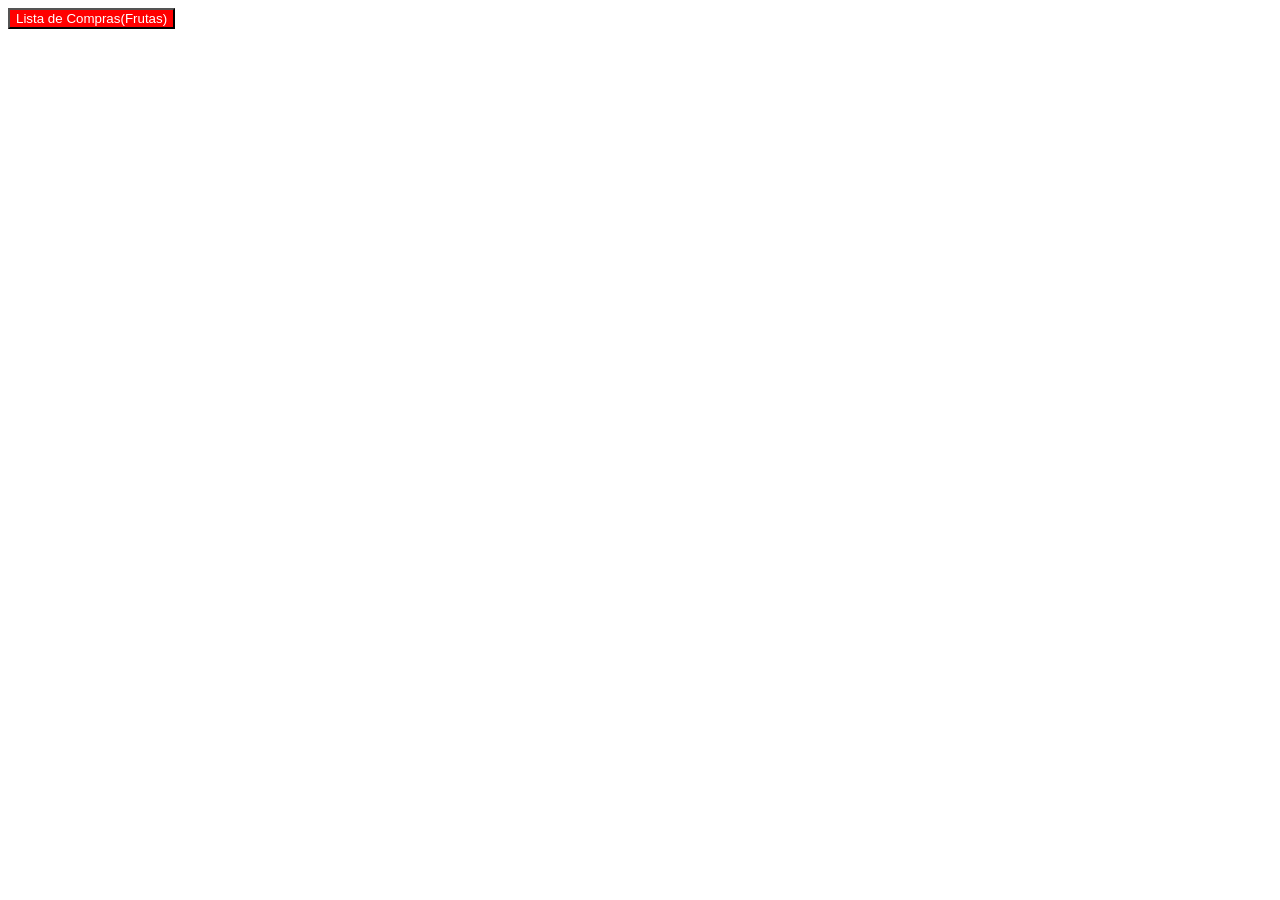
<file: desafio-2/Miguel Ortigosa Scopim 1°AMS-Desafio-2/index.html>
<!DOCTYPE html>
<html lang="pt-br">

<head>
    <meta charset="UTF-8">
    <meta name="viewport" content="width=device-width, initial-scale=1.0">
    <link rel="stylesheet" href="CSS/estilo.css">
    <title>Desafio 2-Lista de Compras</title>
</head>
<body>
    <div class="lista container__botoes">
    <button onclick="listaDeTodasAsFrutas()" class="container__botao">Lista de Compras(Frutas)</button>
    <script src="JS/app.js"></script>
    </div>
</body>
</html>
</file>
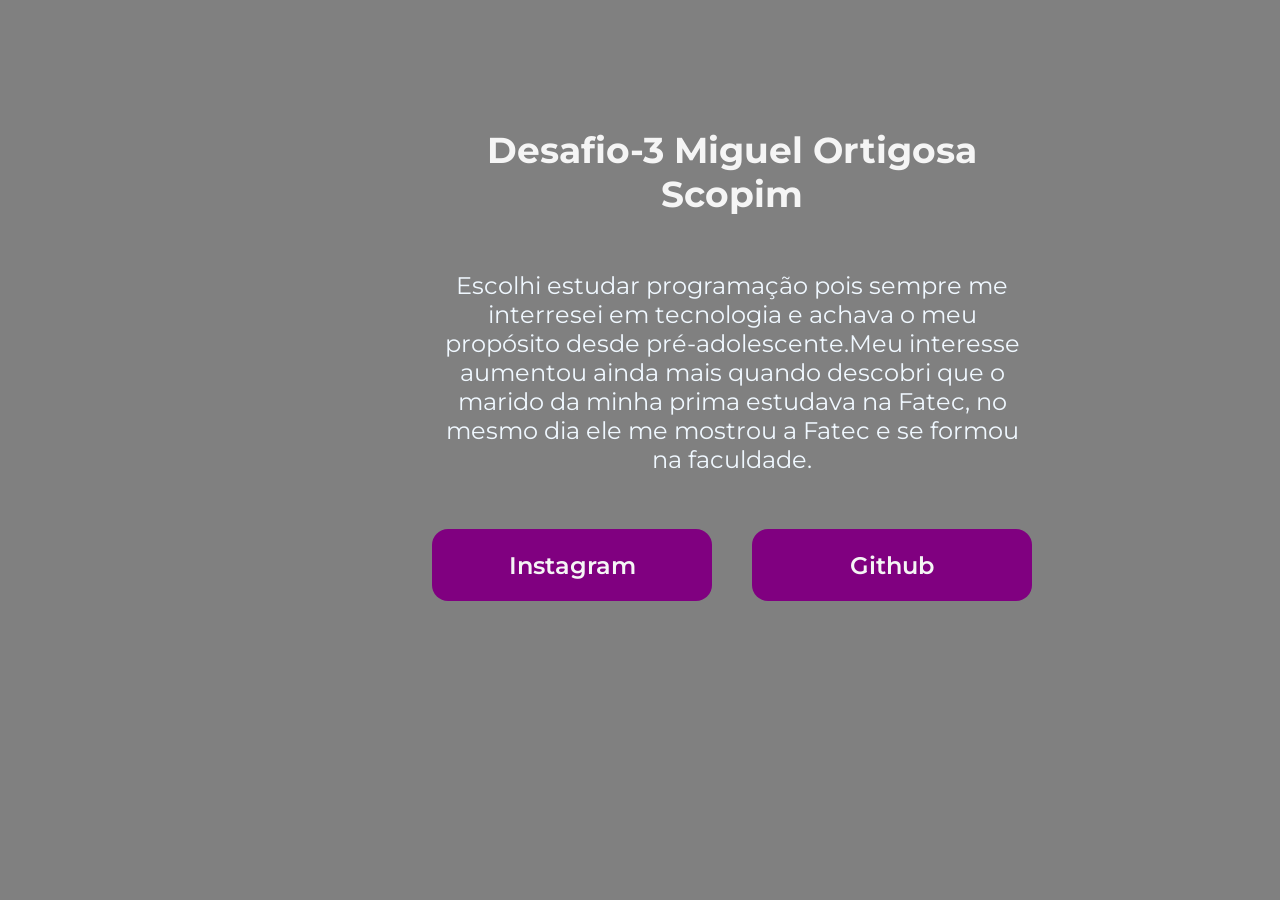
<file: Desafio-3-Primeira-Página/Desafio-3/index.html>
<!DOCTYPE html>
<html lang="pt-br">
<head>
    <meta charset="UTF-8">
    <meta http-equiv="X-UA-Compatible" content="IE=edge">
    <meta name="viewport" content="width=device-width, initial-scale=1.0">
    <link rel="stylesheet" href="CSS/estilo.css">
    <title>Desafio-3 Primeira Página</title>
</head>
<body>
    <header></header>
        <main class="main">
            <section class="main__conteudo">
            <h1 class="main__conteudo__titulo"><strong>Desafio-3 Miguel Ortigosa Scopim</strong></h1>
                <p class="main__conteudo__texto">Escolhi estudar programação pois sempre me interresei em tecnologia e achava o meu propósito desde pré-adolescente.Meu interesse aumentou ainda mais quando descobri que o marido da minha prima estudava na Fatec, no mesmo dia ele me mostrou a Fatec e se formou na faculdade.</p>
                <div class="main__links">
                <a class="main__links__link" href="https://instagram.com/vandevenguel">Instagram</a>
                <a class="main__links__link" href="https://github.com/bytehoopsx">Github</a>
                </div>
                </section>
        </main>
    <footer></footer>
</body>
</html>
</file>
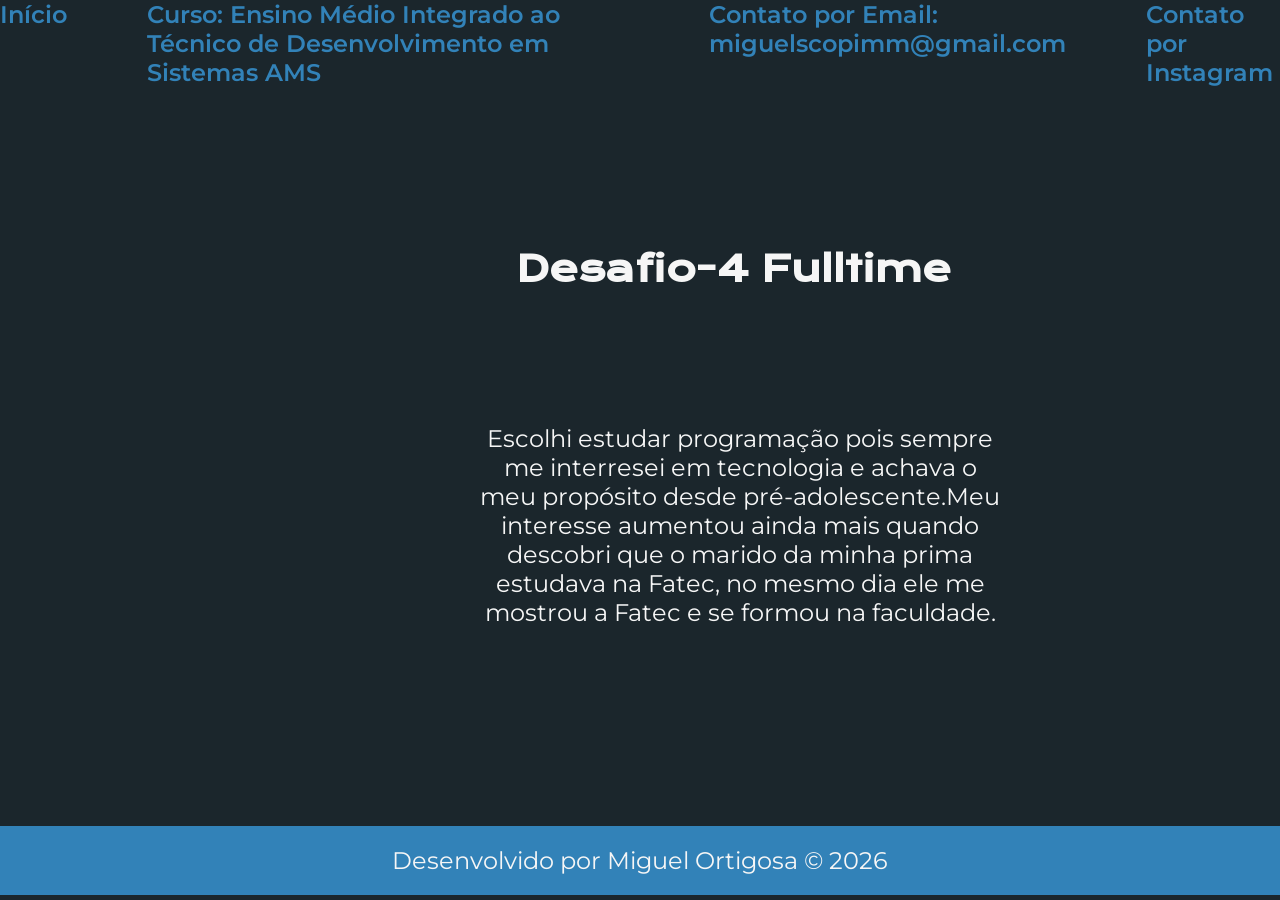
<file: Desafio-4 pgn2.0/Desafio-4 pgn2.0/index.html>
<!DOCTYPE html>
<html lang="pt-br">
<head>
    <meta charset="UTF-8">
    <meta http-equiv="X-UA-Compatible" content="IE=edge">
    <meta name="viewport" content="width=device-width, initial-scale=1.0">
    <link rel="stylesheet" href="CSS/estilo.css">
    <title>Desafio-4</title>
</head>
<body>
    <header>
        <nav class="cabecalho__menu">
            <a class="cabecalho__menu__link" href="index.html">Início</a>
            <a class="cabecalho__menu__link" href="curso.html">Curso: Ensino Médio Integrado ao Técnico de Desenvolvimento em Sistemas AMS</a>
            <a class="cabecalho__menu__link" href="https://accounts.google.com/v3/signin/identifier?continue=https://accounts.google.com/signin/chrome/sync/finish?est%3DACkCusvxfadm-b1OCKCOeZXbMGmCJHNFh2sVFCW-f6sTa8uzFzyfoSAGKrjKm9qT8TwiDCGazhJ_rT_A1vxVdw%26continue%3Dhttps://www.google.com/&flow=history_opt_in&magichrome_fre_exp_branch=3&ssp=1&theme=mn&flowName=GlifDesktopChromeSync&dsh=S-48926775:1790333623998325">Contato por Email: miguelscopimm@gmail.com</a>
            <a class="cabecalho__menu__link" href="https://instagram.com/vandevenguel">Contato por Instagram</a>
        </nav>
    </header>
        <main class="apresentacao">
            <section class="apresentacao__conteudo">
            <h1 class="apresentacao__conteudo__titulo"><strong>Desafio-4 Fulltime </strong></h1>
                <p class="apresentacao__conteudo__texto">Escolhi estudar programação pois sempre me interresei em tecnologia e achava o meu propósito desde pré-adolescente.Meu interesse aumentou ainda mais quando descobri que o marido da minha prima estudava na Fatec, no mesmo dia ele me mostrou a Fatec e se formou na faculdade.</p>
                <div class="main__links">
                </div>
                </section>
        </main>
    <footer class="rodape">Desenvolvido por Miguel Ortigosa &copy; 2026</footer>
</body>
</html>
</file>
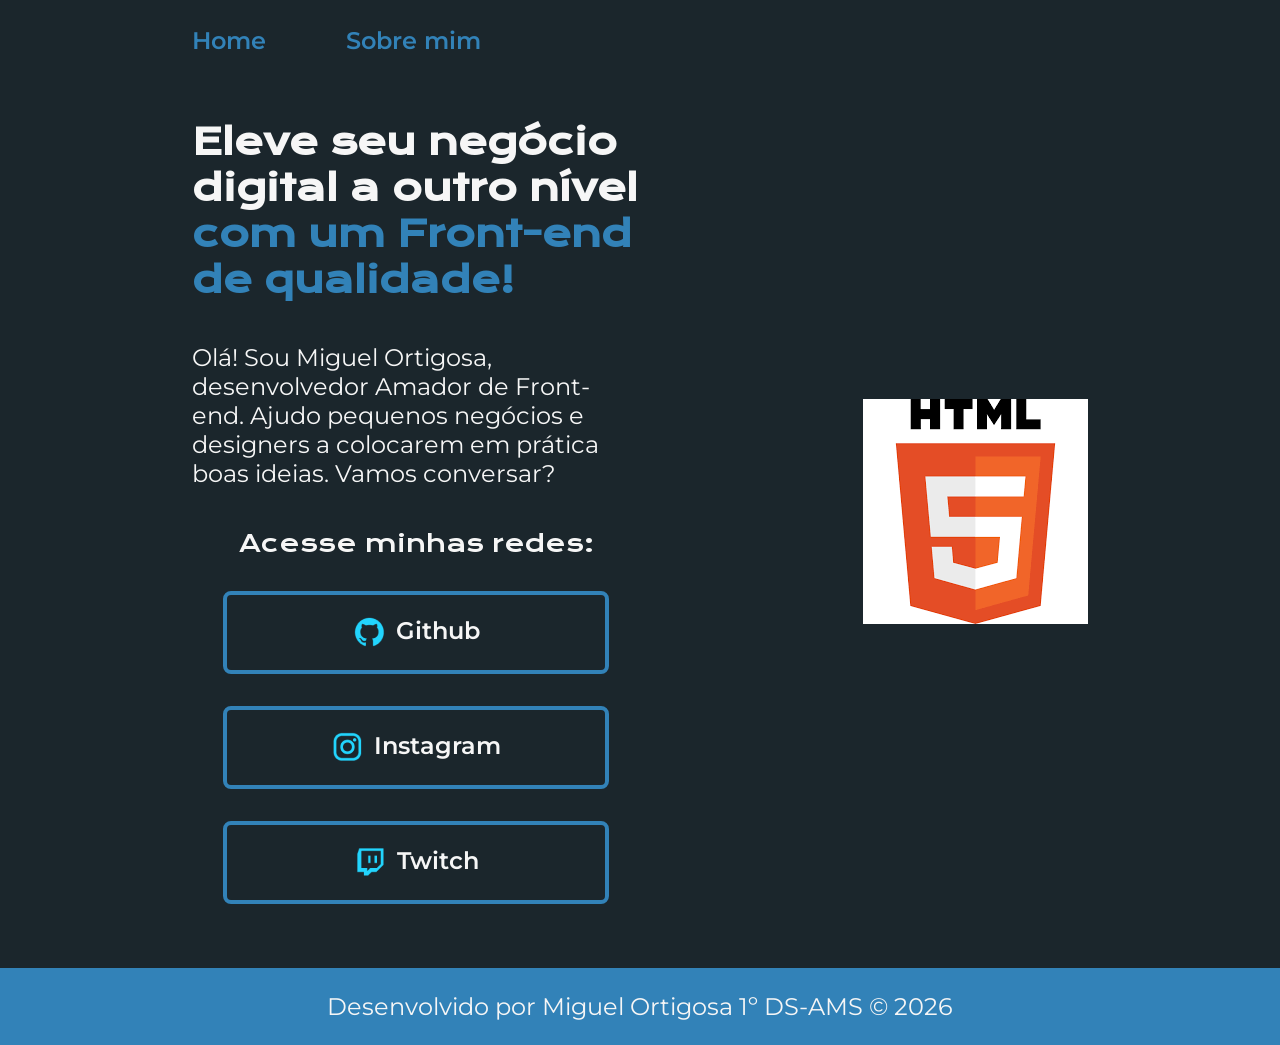
<file: Portifolio-HTML-CSS/portifolio/index.html>
<!DOCTYPE html>
<html lang="pt-br">
<head>
    <meta charset="UTF-8">
    <meta http-equiv="X-UA-Compatible" content="IE=edge">
    <meta name="viewport" content="width=device-width, initial-scale=1.0">
    <link rel="stylesheet" href="CSS/estilo.css">
    <title>Portifólio</title>
</head>
<body>
    <header class="cabecalho">
        <nav class="cabecalho__menu">
            <a class="cabecalho__menu__link" href="index.html">Home</a>
            <a class="cabecalho__menu__link" href="about.html">Sobre mim</a>
        </nav>
    </header>
    <main class="apresentacao">
        <section class="apresentacao__conteudo">
                <h1 class="apresentacao__conteudo__titulo">Eleve seu negócio digital a outro nível <Strong class="titulo-destaque">com um Front-end de qualidade!</Strong></h1>
                <p class="apresentacao__conteudo__texto">Olá! Sou Miguel Ortigosa, desenvolvedor Amador de Front-end. Ajudo pequenos negócios e designers a colocarem em prática boas ideias. Vamos conversar?</p>
                <div class="apresentacao__links">
                    <h2 class="apresentacao__links__subtitulo">Acesse minhas redes:</h2>
                    <a  class="apresentacao__links__navegacao" href="https://github.com/bytehoopsx">
                    <img src="./assets/github.png">
                    Github
                </a>
                <a  class="apresentacao__links__navegacao" href="https://instagram.com/vandevenguel">
                    <img src="./assets/instagram.png">
                    Instagram
                </a>
                <a  class="apresentacao__links__navegacao" href="https://twitch.tv/xxhoopstleemxx">
                    <img src="./assets/twitch.png">
                    Twitch
                </a>
                </div>
            </section>
            <img lass="apresentacao__imagem" src="./assets/html.png" alt="Logo HTML 5">
    </main>
    <footer class="rodape">
        <p>Desenvolvido por Miguel Ortigosa 1º DS-AMS &copy; 2026</p>
    </footer>
</body>
</html>
</file>
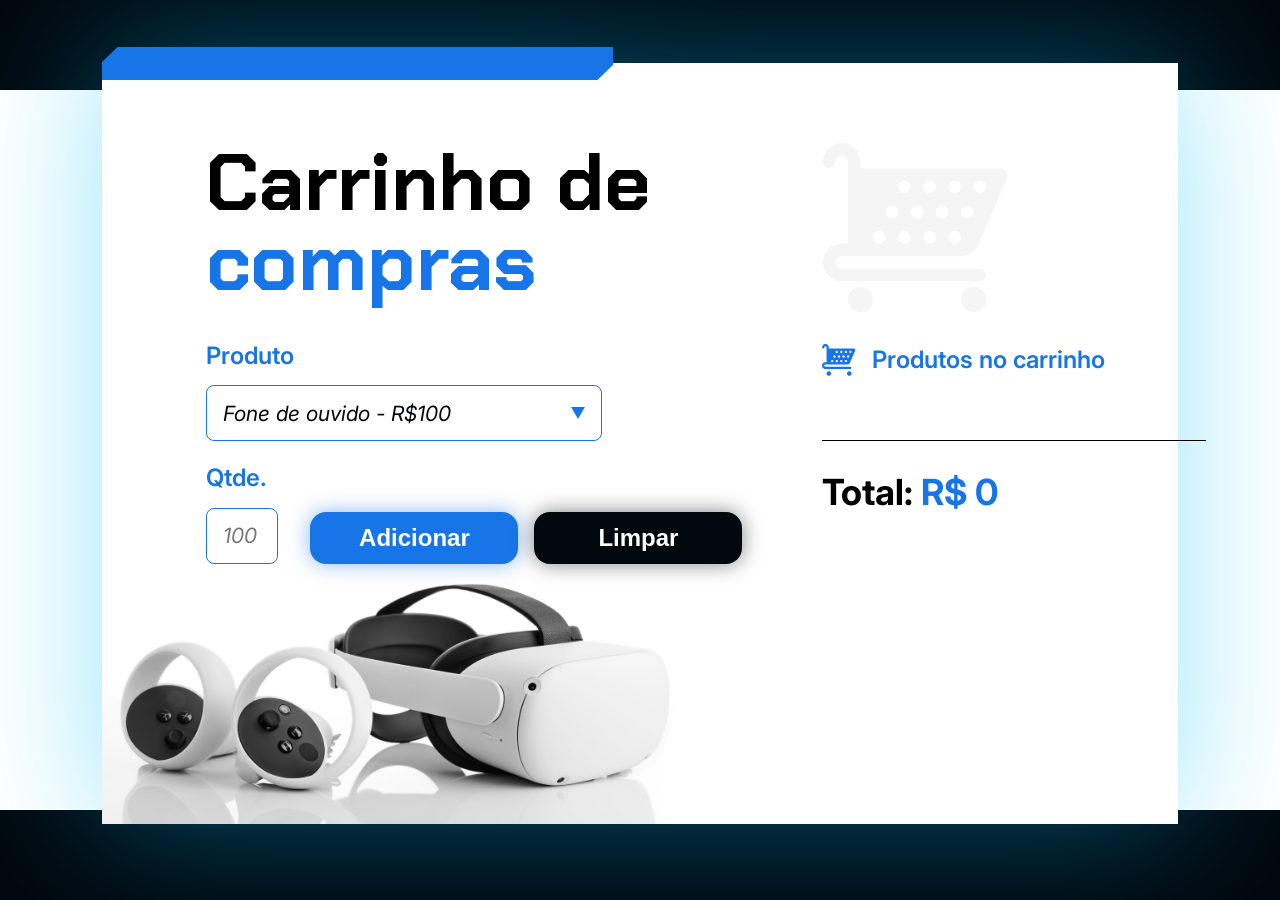
<file: Projeto-Carrinho-Compras/carrinho-compras/index.html>
<!DOCTYPE html>
<html lang="en">

<head>
  <meta charset="UTF-8">
  <meta name="viewport" content="width=device-width, initial-scale=1.0">

  <link rel="preconnect" href="https://fonts.googleapis.com">
  <link rel="preconnect" href="https://fonts.gstatic.com" crossorigin>
  <link href="https://fonts.googleapis.com/css2?family=Chakra+Petch:wght@700&family=Inter:wght@400;600;700&display=swap"
    rel="stylesheet">
  <link rel="stylesheet" href="style.css">

  <title>Carrinho de compras</title>
</head>

<body>
  <main class="conteudo-principal">
    <div class="grafismo-azul"></div>
    <section class="adicionar-produto">
      <h1 class="titulo">
        Carrinho de <span class="texto-azul">compras</span>
      </h1>

      <form class="formulario">
        <label class="campo-grupo">
          <span class="texto-medio-azul">Produto</span>
          <select class="produto-input" name="produto" id="produto">
            <option value="Fone de ouvido - R$100">Fone de ouvido - R$100</option>
            <option value="Celular - R$1400">Celular - R$1400</option>
            <option value="Oculus VR - R$5000">Oculus VR - R$5000</option>
          </select>
          </div>
        </label>

        <section class="parte-inferior">
          <label class="campo-grupo">
            <span class="texto-medio-azul">Qtde.</span>
            <input class="quantidade-input" id="quantidade" type="number" placeholder="100">
          </label>

          <section class="botoes-wrapper">
            <button onclick="adicionar()" type="button" class="botao-form botao-adicionar">Adicionar</button>
            <button onclick="limpar()" type="button" class="botao-form botao-limpar">Limpar</button>
          </section>
        </section>
      </form>
    </section>
    <section class="carrinho">
      <img src="./assets/carrinho-cinza.svg" alt="Imagem de um carrinho de compras cinza">

      <div class="titulo-wrapper">
        <img src="./assets/icone-carrinho.svg" alt="ícone de carrinho">

        <h2 class="carrinho__titulo">Produtos no carrinho</h2>
      </div>

      <section class="carrinho__produtos" id="lista-produtos">
        <section class="carrinho__produtos__produto">
          <span class="texto-azul">1x</span> Celular <span class="texto-azul">R$1400</span>
        </section>
      </section>

      <div class="divisoria"></div>

      <p class="carrinho__total">
        Total: <span class="texto-azul" id="valor-total">R$1400</span>
      </p>
    </section>
  </main>

  <script src="js/app.js"></script>
</body>

</html>
</file>
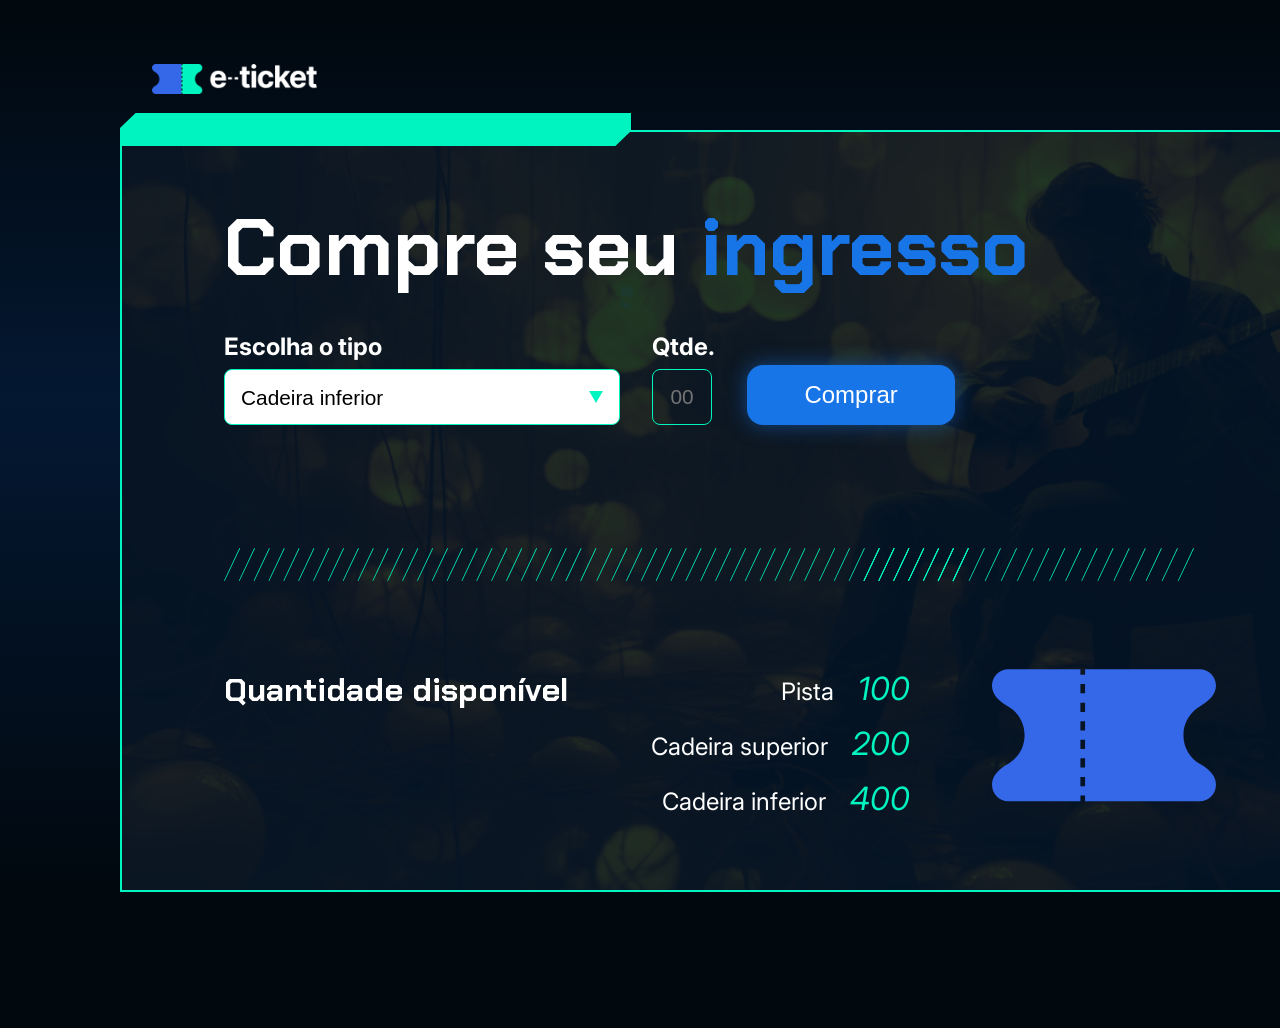
<file: Projeto-Ingresso-Online/ingresso/index.html>
<!DOCTYPE html>
<html lang="pt-BR">

<head>
    <meta charset="UTF-8">
    <meta name="viewport" content="width=device-width, initial-scale=1.0">
    <link rel="preconnect" href="https://fonts.googleapis.com">
    <link rel="preconnect" href="https://fonts.gstatic.com" crossorigin>
    <link href="https://fonts.googleapis.com/css2?family=Chakra+Petch:wght@700&family=Inter:wght@400;700&display=swap" rel="stylesheet">
    <link rel="stylesheet" href="./styles/_reset.css">
    <link rel="stylesheet" href="./styles/style.css">
    <title>e-Ticket</title>
</head>

<body>
    <header>
        <img class="logo" src="./assets/PNG/Logo e-tricket.png" alt="Logo">
    </header>
    <main class="container">

        <div class="grafismo"></div>
        <h1>Compre seu <span>ingresso</span></h1>
        <form action="">
            <label class="input-group">
                Escolha o tipo
                <select name="tipo-ingresso" id="tipo-ingresso">
                    <option value="inferior">Cadeira inferior</option>
                    <option value="superior">Cadeira superior</option>
                    <option value="pista">Pista</option>
                </select>
            </label>
            <label class="input-group">Qtde.
                <input type="number" id="qtd" placeholder="00" min="1" max="10">
            </label>
            <button onclick="comprar()" type="button">Comprar</button>
        </form>
        <img class="hachuras" src="./assets/SVG/Hachuras.svg" alt="">
        <section>
            <h2>Quantidade disponível</h2>

            <ul class="lista">
                <li>Pista<span id="qtd-pista">100</span></li>
                <li>Cadeira superior<span id="qtd-superior">200</span></li>
                <li>Cadeira inferior<span id="qtd-inferior">400</span></li>
                
            </ul>
            <img src="./assets/Ingresso.svg" alt="">
        </section>
    </main>

    <script src="js/app.js"></script>
</body>

</html>
</file>
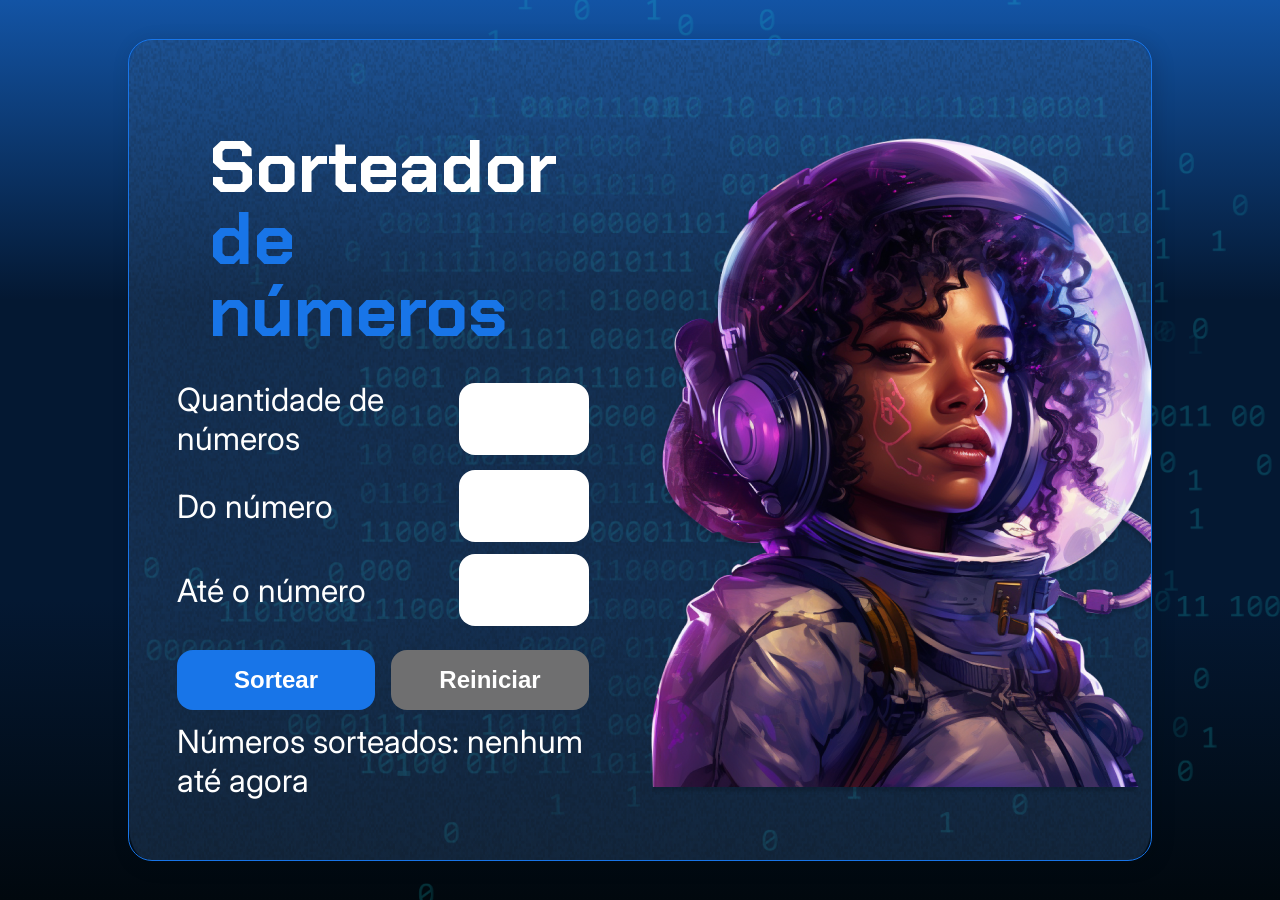
<file: Projeto-Sorteador/sorteador-numeros/index.html>
<!DOCTYPE html>
<html lang="pt-br">

<head>
    <meta charset="UTF-8">
    <meta name="viewport" content="width=device-width, initial-scale=1.0">
    <link rel="preconnect" href="https://fonts.googleapis.com">
    <link rel="preconnect" href="https://fonts.gstatic.com" crossorigin>
    <link href="https://fonts.googleapis.com/css2?family=Chakra+Petch:wght@700&family=Inter:wght@400;700&display=swap" rel="stylesheet">
    <link rel="stylesheet" href="style.css">
    <title>Sorteador de números</title>
</head>

<body>
    <div class="container">
        <div class="container__conteudo">
            <div class="container__informacoes">
                <div class="container__texto">
                    <h1>Sorteador<span class="container__texto-azul"> de números</span></h1>

                    <div class="container__campo">
                        <label class="texto__paragrafo">Quantidade de números</label>
                        <input class="container__input" id="quantidade" type="number" min="1">
                    </div>
                    
                    <div class="container__campo">
                        <label class="texto__paragrafo">Do número</label>
                        <input class="container__input" id="de" type="number" min="1">
                    </div>
                    
                    <div class="container__campo">
                        <label class="texto__paragrafo">Até o número</label>
                        <input class="container__input" id="ate" type="number" min="1">
                    </div>
                </div>
                
                <div class="chute container__botoes">
                    <button onclick="sortear()" id="btn-sortear" class="container__botao">Sortear</button>
                    <button onclick="reiniciar()" id="btn-reiniciar" class="container__botao-desabilitado" >Reiniciar</button>
                </div>

                <div class="container__texto" id="resultado">
                    <label class="texto__paragrafo">Números sorteados:  nenhum até agora</label>
                </div>
            </div>

            <img src="./img/ia.png" alt="Uma pessoa com capacete de astronauta" class="container__imagem-pessoa" />
        </div>
    </div>

    <script src="app.js" defer></script>
</body>

</html>
</file>
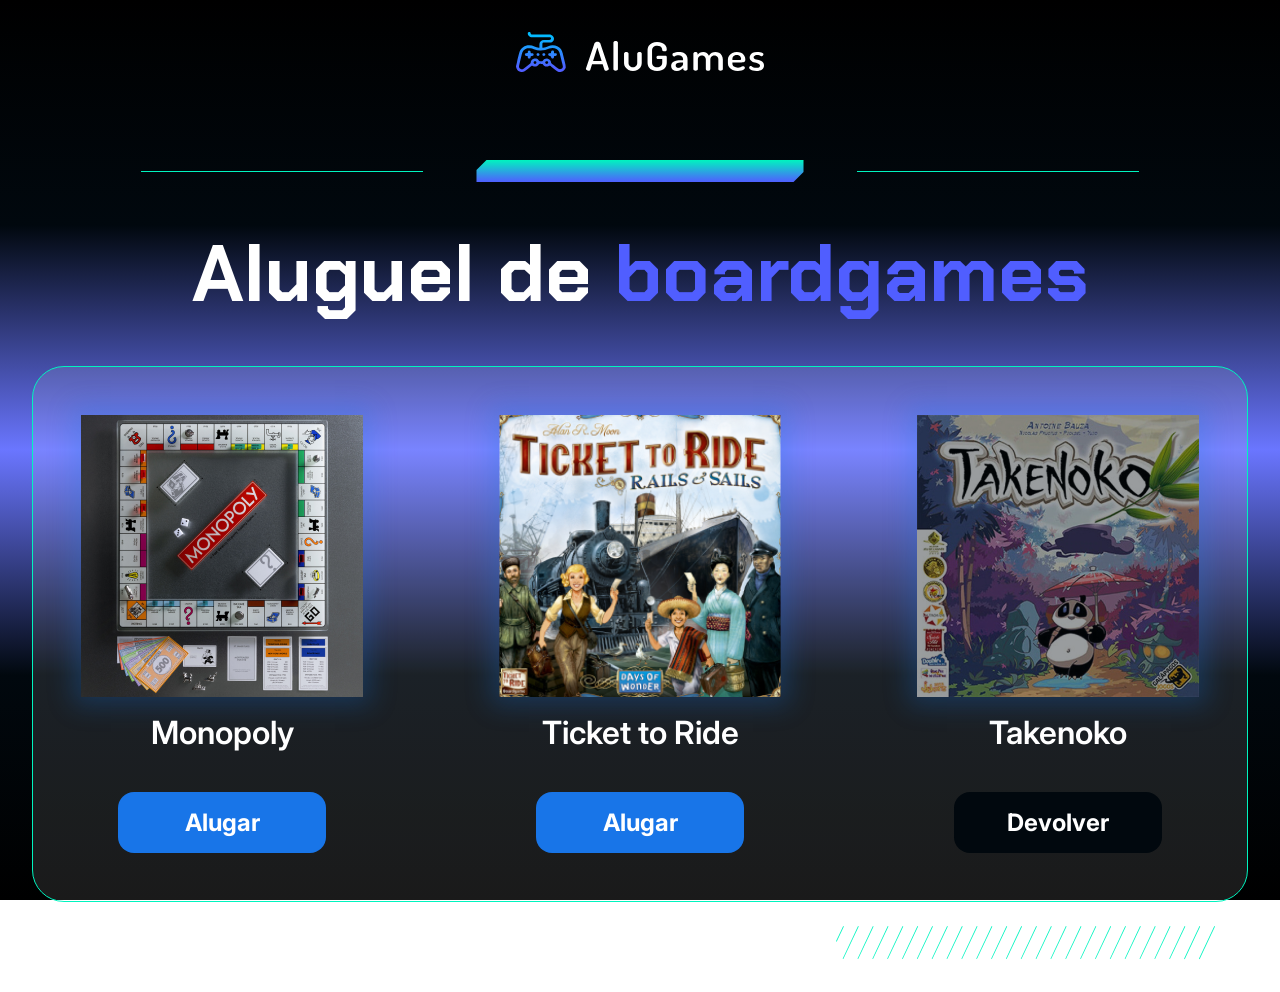
<file: Projeto_AluGames/alugames/index.html>
<!DOCTYPE html>
<html lang="en">

<head>
    <meta charset="UTF-8">
    <meta name="viewport" content="width=device-width, initial-scale=1.0">
    <title>AluGames</title>
    <link rel="stylesheet" href="css/main.css">
</head>

<body class="body">
    <main class="container main">
        <img src="img/logo.svg" alt="Logo AluGames">
        <section class="divisor">
            <div class="divisor__line"></div>
            <img src="img/fade_bar.svg" alt="Visual bar" class="divisor__bar">
            <div class="divisor__line"></div>
        </section>
        <h1 class="page-title">Aluguel de <span class="page-title__emphasis">boardgames</span></h1>
        <section class="dashboard">
            <ul class="dashboard__items">
                <li class="dashboard__items__item" id="game-1">
                    <div class="dashboard__item__img">
                        <img src="img/monopoly.png" alt="Capa jogo Monopoly">
                    </div>
                    <p class="dashboard__item__name">Monopoly</p>
                    <a onclick="alterarStatus(1)" href="#" class="dashboard__item__button">Alugar</a>
                </li>
                <li class="dashboard__items__item" id="game-2">
                    <div class="dashboard__item__img">
                        <img src="img/ticket_to_ride.png" alt="Capa jogo Ticket to Ride">
                    </div>
                    <p class="dashboard__item__name">Ticket to Ride</p>
                    <a onclick="alterarStatus(2)" href="#" class="dashboard__item__button">Alugar</a>
                </li>
                <li class="dashboard__items__item" id="game-3">
                    <div class="dashboard__item__img dashboard__item__img--rented">
                        <img src="img/takenoko.png" alt="Capa jogo Takenoko">
                    </div>
                    <p class="dashboard__item__name">Takenoko</p>
                    <a onclick="alterarStatus(3)" href="#" class="dashboard__item__button dashboard__item__button--return">Devolver</a>
                </li>
            </ul>
        </section>
        <img src="img/hachuras.svg" alt="Visual hachuras" class="hachuras">
    </main>

    <script src="js/app.js"></script>
</body>

</html>
</file>
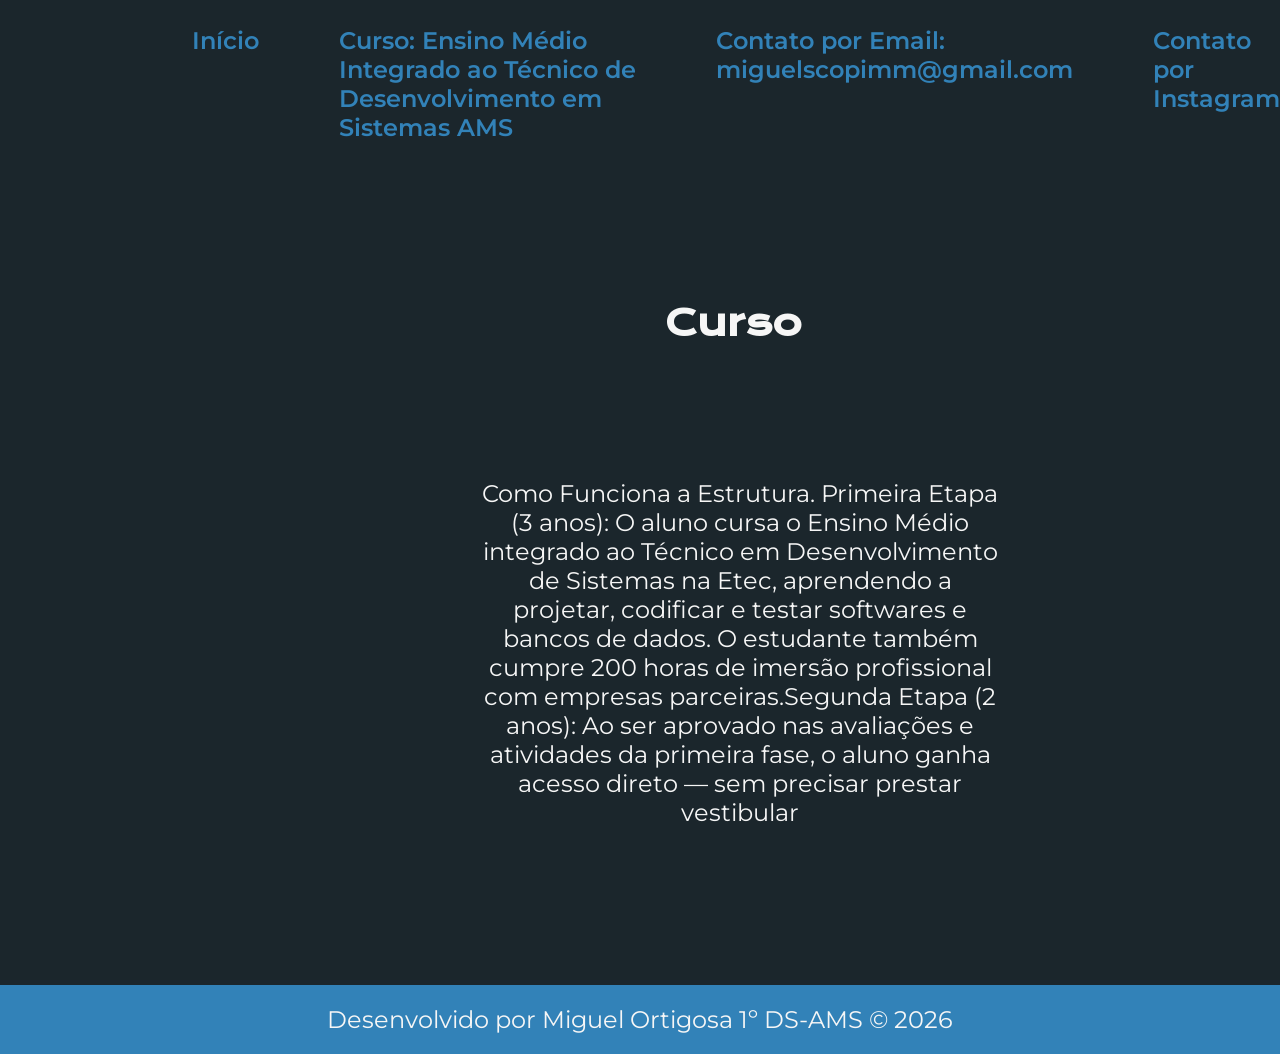
<file: Desafio-4 pgn2.0/Desafio-4 pgn2.0/curso.html>
<!DOCTYPE html>
<html lang="pt-br">
<head>
    <meta charset="UTF-8">
    <meta http-equiv="X-UA-Compatible" content="IE=edge">
    <meta name="viewport" content="width=device-width, initial-scale=1.0">
    <link rel="stylesheet" href="CSS/estilo.css">
    <title>Curso</title>
</head>
<body>
<header class="cabecalho">
        <nav class="cabecalho__menu">
            <a class="cabecalho__menu__link" href="index.html">Início</a>
            <a class="cabecalho__menu__link" href="curso.html">Curso: Ensino Médio Integrado ao Técnico de Desenvolvimento em Sistemas AMS</a>
            <a class="cabecalho__menu__link" href="https://accounts.google.com/v3/signin/identifier?continue=https://accounts.google.com/signin/chrome/sync/finish?est%3DACkCusvxfadm-b1OCKCOeZXbMGmCJHNFh2sVFCW-f6sTa8uzFzyfoSAGKrjKm9qT8TwiDCGazhJ_rT_A1vxVdw%26continue%3Dhttps://www.google.com/&flow=history_opt_in&magichrome_fre_exp_branch=3&ssp=1&theme=mn&flowName=GlifDesktopChromeSync&dsh=S-48926775:1790333623998325">Contato por Email: miguelscopimm@gmail.com</a>
            <a class="cabecalho__menu__link" href="https://instagram.com/vandevenguel">Contato por Instagram</a>
        </nav>
    </header>
    <main class="apresentacao">
        <section class="apresentacao__conteudo">
            <h1 class="apresentacao__conteudo__titulo">Curso</h1>
            <p class="apresentacao__conteudo__texto">Como Funciona a Estrutura.
            Primeira Etapa (3 anos): O aluno cursa o Ensino Médio integrado ao Técnico em Desenvolvimento de Sistemas na Etec, aprendendo a projetar, codificar e testar softwares e bancos de dados. O estudante também cumpre 200 horas de imersão profissional com empresas parceiras.Segunda Etapa (2 anos): Ao ser aprovado nas avaliações e atividades da primeira fase, o aluno ganha acesso direto — sem precisar prestar vestibular</p>
        </section>
    </main>
    <footer class="rodape">
        <p>Desenvolvido por Miguel Ortigosa 1º DS-AMS &copy; 2026</p>
    </footer>
</body>
</html>
</file>
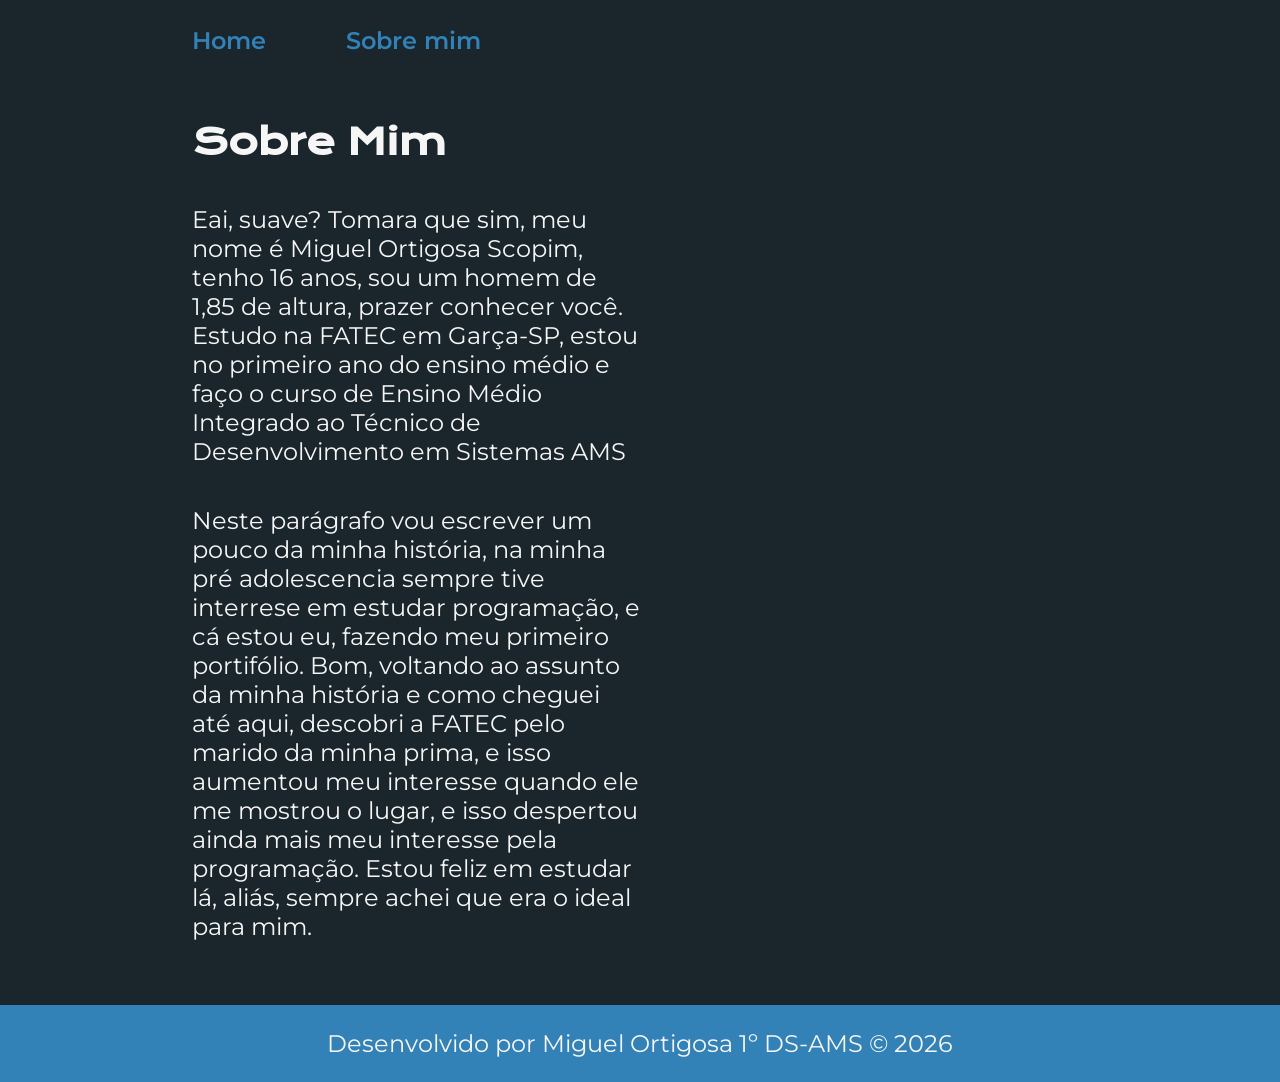
<file: Portifolio-HTML-CSS/portifolio/about.html>
<!DOCTYPE html>
<html lang="pt-br">
<head>
    <meta charset="UTF-8">
    <meta http-equiv="X-UA-Compatible" content="IE=edge">
    <meta name="viewport" content="width=device-width, initial-scale=1.0">
    <link rel="stylesheet" href="CSS/estilo.css">
    <title>Sobre Mim</title>
</head>
<body>
<header class="cabecalho">
        <nav class="cabecalho__menu">
            <a class="cabecalho__menu__link" href="index.html">Home</a>
            <a class="cabecalho__menu__link" href="about.html">Sobre mim</a>
        </nav>
    </header>
    <main class="apresentacao">
        <section class="apresentacao__conteudo">
            <h1 class="apresentacao__conteudo__titulo">Sobre Mim</h1>
            <p class="apresentacao__conteudo__texto">Eai, suave? Tomara que sim, meu nome é Miguel Ortigosa Scopim, tenho 16 anos, sou um homem de 1,85 de altura, prazer conhecer você. Estudo na FATEC em Garça-SP, estou no primeiro ano do ensino médio e faço o curso de Ensino Médio Integrado ao Técnico de Desenvolvimento em Sistemas AMS</p>
            <p class="apresentacao__conteudo__texto">Neste parágrafo vou escrever um pouco da minha história, na minha pré adolescencia sempre tive interrese em estudar programação, e cá estou eu, fazendo meu primeiro portifólio. Bom, voltando ao assunto da minha história e como cheguei até aqui, descobri a FATEC pelo marido da minha prima, e isso aumentou meu interesse quando ele me mostrou o lugar, e isso despertou ainda mais meu interesse pela programação. Estou feliz em estudar lá, aliás, sempre achei que era o ideal para mim.</p>
        </section>
    </main>
    <footer class="rodape">
        <p>Desenvolvido por Miguel Ortigosa 1º DS-AMS &copy; 2026</p>
    </footer>
</body>
</html>
</file>
<file: desafio-2/Miguel Ortigosa Scopim 1°AMS-Desafio-2/CSS/estilo.css>
.container__botao {
    color: rgb(255, 255, 255);
    height: auto;
    background: red;
}
</file>
<file: Desafio-3-Primeira-Página/Desafio-3/CSS/estilo.css>
@import url('https://fonts.googleapis.com/css2?family=Krona+One&family=Montserrat:wght@400;600&display=swap');

* {
    margin: 0;
    padding: 0;
}

body {
    height: 100vh;
    box-sizing: border-box;
    background-color: gray;
    color: aliceblue;
}

a {
    color: whitesmoke;
}

strong {
    color: whitesmoke;
}

.main {
    position: fixed;
    margin: 10% 33%;
    flex-direction: column;
    width: 620px;
    display: flex;
    align-items: center;
    text-align: center;
    justify-content: space-between;
}

.main__conteudo {
    width: 600px;
    display: flex;
    flex-direction: column;
    gap: 55px;
}

.main__conteudo__titulo {
    font-size: 36px;
    font-family: 'Montserrat', sans-serif;
}

.main__conteudo__texto {
    font-size: 24px;
    font-family: 'Montserrat', sans-serif;
}

.main__links {
    display: flex;
    justify-content: space-between;
}

.main__links__link {
    background-color: purple;
    width: 280px;
    text-align: center;
    border-radius: 16px;
    font-size: 24px;
    font-weight: 600;
    padding: 21.5px 0;
    text-decoration: none;
    font-family: 'Montserrat', sans-serif;
}
</file>
<file: Desafio-4 pgn2.0/Desafio-4 pgn2.0/CSS/estilo.css>
@import url('https://fonts.googleapis.com/css2?family=Krona+One&display=swap');
@import url('https://fonts.googleapis.com/css2?family=Krona+One&family=Montserrat&display=swap');
@import url('https://fonts.googleapis.com/css2?family=Krona+One&family=Montserrat:wght@400;600&display=swap');

:root {
    --cor-primaria: #1B262C;
    --cor-secundaria: #F6F6F6;
    --cor-terciaria: #3282B8;
    --cor-hover: #0F4C75;

    --fonte-primaria: 'Krona One', sans-serif;
    --font-secundaria: 'Montserrat', sans-serif;
}

* {
    margin: 0;
    padding: 0;
}

body {
    box-sizing: border-box;
    background-color: var(--cor-primaria);
    color: var(--cor-secundaria);
}

.main {
    position: fixed;
    margin: 10% 33%;
    flex-direction: column;
    width: 620px;
    display: flex;
    align-items: center;
    text-align: center;
    justify-content: space-between;
}

.cabecalho {
    padding: 2% 0% 0% 15%;
}

.cabecalho__menu {
    display: flex;
    gap: 80px;
}

.cabecalho__menu__link {
    font-family: var(--font-secundaria);
    font-size: 24px;
    font-weight: 600;
    color: var(--cor-terciaria);
    text-decoration: none;
}

.apresentacao {
    margin: 10% 30%;
    flex-direction: column;
    width: 620px;
    display: flex;
    align-items: center;
    text-align: center;
    justify-content: space-between;
}

.apresentacao__conteudo {
    width: 615px;
    display: flex;
    flex-direction: column;
    gap: 40px;
}

.apresentacao__conteudo__titulo {
    font-size: 36px;
    font-family: var(--fonte-primaria);
    margin: 5% 6%;
    flex-direction: column;
    width: 620px;
    display: flex;
    align-items: center;
    text-align: center;
    justify-content: space-between;
}

.titulo-destaque {
    color: var(--cor-terciaria);
}

.apresentacao__conteudo__texto {
    padding: 10% 0% 5% 15%;
    font-size: 24px;
    font-family: var(--font-secundaria);
}

a {
    color: var(--cor-secundaria);
}

.apresentacao__links{
    display: flex;
    flex-direction: column;
    justify-content: space-between;
    align-items: center;
    gap: 32px;
}

.apresentacao__links__link {
    display: flex;
    justify-content: center;
    gap: 10px;
    border: 4px solid var(--cor-terciaria);
    width: 378px;
    text-align: center;
    border-radius: 8px;
    font-size: 24px;
    font-weight: 600;
    padding: 21.5px 0;
    text-decoration: none;
    font-family: var(--font-secundaria);
}

.apresentacao__links__link:hover {
    background-color: var(--cor-hover);
    transition: 0.7s;
    padding: 3.3%;
}

.rodape {
    padding: 20px;
    color: var(--cor-secundaria);
    background-color: var(--cor-terciaria);
    text-align: center;
    font-family: var(--font-secundaria);
    font-size: 24px;
    font-weight: 400;
}
</file>
<file: Portifolio-HTML-CSS/portifolio/CSS/estilo.css>
@import url('https://fonts.googleapis.com/css2?family=Krona+One&display=swap');
@import url('https://fonts.googleapis.com/css2?family=Krona+One&family=Montserrat&display=swap');
@import url('https://fonts.googleapis.com/css2?family=Krona+One&family=Montserrat:wght@400;600&display=swap');

:root {
    --cor-primaria: #1B262C;
    --cor-secundaria: #F6F6F6;
    --cor-terciaria: #3282B8;
    --cor-hover: #0F4C75;

    --fonte-primaria: 'Krona One', sans-serif;
    --font-secundaria: 'Montserrat', sans-serif;
}

* {
    margin: 0;
    padding: 0;
}

body {
    box-sizing: border-box;
    background-color: var(--cor-primaria);
    color: var(--cor-secundaria);
}

.cabecalho {
    padding: 2% 0% 0% 15%;
}

.cabecalho__menu {
    display: flex;
    gap: 80px;
}

.cabecalho__menu__link {
    font-family: var(--font-secundaria);
    font-size: 1.5rem;
    font-weight: 600;
    color: var(--cor-terciaria);
    text-decoration: none;
}

.apresentacao {
    padding: 5% 15%;
    display: flex;
    align-items: center;
    justify-content: space-between;
    gap: 82px;
}

.apresentacao__conteudo {
    width: 50%;
    display: flex;
    flex-direction: column;
    gap: 40px;
}

.apresentacao__conteudo__titulo {
    font-size: 2.25rem;
    font-family: var(--fonte-primaria);
}

.titulo-destaque {
    color: var(--cor-terciaria);
}

.apresentacao__conteudo__texto {
    font-size: 24px;
    font-family: var(--font-secundaria);
}

a {
    color: var(--cor-secundaria);
}

.apresentacao__links{
    display: flex;
    flex-direction: column;
    justify-content: space-between;
    align-items: center;
    gap: 32px;
}

.apresentacao__links__subtitulo {
    font-family: var(--fonte-primaria);
    font-weight: 400;
    font-size: 1.5rem;
}

.apresentacao__links__navegacao {
    display: flex;
    justify-content: center;
    gap: 10px;
    border: 4px solid var(--cor-terciaria);
    width: 378px;
    text-align: center;
    border-radius: 8px;
    font-size: 1.5rem;
    font-weight: 600;
    padding: 21.5px 0;
    text-decoration: none;
    font-family: var(--font-secundaria);
}

.apresentacao__links__navegacao:hover {
    background-color: var(--cor-hover);
    transition: 0.7s;
    padding: 3.3%;
}

.rodape {
    padding: 24px;
    color: var(--cor-secundaria);
    background-color: var(--cor-terciaria);
    text-align: center;
    font-family: var(--font-secundaria);
    font-size: 1.5rem;
    font-weight: 400;
}

@media (max-width: 1200px) {
    .cabecalho {
        padding: 10%;
    }

    .cabecalho__menu {
        justify-content: center;
    }

    .apresentacao {
        flex-direction: column-reverse;
    }

    .apresentacao__conteudo {
        width: auto;
    }
}
</file>
<file: Projeto-Carrinho-Compras/carrinho-compras/style.css>
* {
  margin: 0;
  padding: 0;
  box-sizing: border-box;
}

body {
  min-height: 100vh;
  height: auto;
  background: linear-gradient(to bottom,
      #01080E 10%,
      #FFF 10%,
      #FFF 90%,
      #01080E 90%);
  padding: 7vh 8vw 5vh;
  font-family: 'Inter', sans-serif;
  font-size: 16px;
}

button {
  background: inherit;
  color: inherit;
  border: 0;
}

select {
  appearance: none;
}

input[type="number"]::-webkit-outer-spin-button,
input[type="number"]::-webkit-inner-spin-button {
    -webkit-appearance: none;
    margin: 0;
}

input[type="number"] {
    appearance: textfield;
}

.texto-medio-azul {
  color: var(--Light-Blue, #1875E8);
  font-size: 1.5rem;
  font-style: normal;
  font-weight: 600;
  line-height: 110%; /* 1.65rem */
}

.conteudo-principal {
  filter: drop-shadow(0px 0px 70px rgba(2, 189, 255, 0.40));
  min-height: 100%;
  padding: 5rem 6.5rem;
  
  display: grid;
  grid-template-columns: 1.375fr 1fr;
  column-gap: 5rem;

  background: white url('./assets/oculos.png') no-repeat bottom left;
  background-size: auto 40%;

  position: relative;
  background-position: left bottom -40px;
}

.grafismo-azul {
  position: absolute;
  width: 31.9375rem;
  height: 2.0625rem;
  background-image: url('./assets/grafismo-azul.svg');
  top: -1rem;
}

.titulo {
  font-family: 'Chakra Petch', sans-serif;
  font-size: 5rem;
  font-style: normal;
  font-weight: 700;
  line-height: 100%;
  margin-bottom: 2.5rem;
}

.texto-azul {
  color: #1875E8;
}

.formulario {
  display: flex;
  flex-direction: column;
  align-items: flex-start;
  gap: 1.5rem;
}

.formulario .campo-grupo {
  display: flex;
  flex-direction: column;
  align-items: flex-start;
  gap: 1rem;
}

.produto-input {
  width: 24.75rem;
  height: 3.5rem;
  padding: 1rem;
  border-radius: 0.5rem;
  border: 1px solid var(--Light-Blue, #1875E8);

  color: var(--Void, #01080E);
  font-family: Inter;
  font-size: 1.3125rem;
  font-style: italic;
  font-weight: 400;
  line-height: 110%;
  
  background: url('./assets/arrow-down.svg') no-repeat right 1rem top 50%;
}

.dropdown {
  width: 3.375rem;
  height: 3.5rem;
  padding: 1rem;
  justify-content: center;
  align-items: center;
  gap: 0.625rem;
  border-radius: 0rem 0.5rem 0.5rem 0rem;
  border: 1px solid var(--Light-Blue, #1875E8);
  cursor: pointer;
}

.formulario > .parte-inferior {
  display: flex;
  align-items: flex-end;
  gap: 2rem;
}

.quantidade-input {
  display: flex;
  height: 3.5rem;
  padding: 1rem;
  width: 4.5rem;
  border-radius: 0.5rem;
  border: 1px solid var(--Light-Blue, #1875E8);

  color: var(--Void, #01080E);
  font-family: Inter;
  font-size: 1.3125rem;
  font-style: italic;
  font-weight: 400;
  line-height: 110%;
}

.botoes-wrapper {
  display: flex;
  align-items: flex-end;
  gap: 1rem;
}

.botao-form {
  display: flex;
  flex-direction: column;
  justify-content: center;
  align-items: center;
  width: 13rem;
  height: 3.25rem;
  padding: 1rem 1.5rem;
  gap: 0.625rem;
  border-radius: 1rem;
  cursor: pointer;
}

.botao-adicionar {
  background: var(--Light-Blue, #1875E8);
  box-shadow: 0px 0px 20px 0px rgba(24, 117, 232, 0.50);

  color: var(--Branco, #FFF);
  font-size: 1.5rem;
  font-weight: 700;
  line-height: normal;
}

.botao-limpar {
  border-radius: 1rem;
  background: var(--Void, #01080E);
  box-shadow: 0px 0px 20px 0px rgba(1, 8, 14, 0.50);

  color: var(--Branco, #FFF);
  font-size: 1.5rem;
  font-weight: 700;
  line-height: normal;
}

.carrinho {
  display: flex;
  width: 24rem;
  flex-direction: column;
  align-items: flex-start;
  gap: 2rem;
}

.titulo-wrapper {
  display: flex;
  align-items: center;
  gap: 1rem;
}

.carrinho__titulo {
  color: var(--Light-Blue, #1875E8);
  font-family: Inter;
  font-size: 1.5rem;
  font-style: normal;
  font-weight: 600;
  line-height: 110%; /* 1.65rem */
}

.carrinho__produtos {
  display: flex;
  flex-direction: column;
  align-items: flex-start;
  gap: 1rem;
}

.carrinho__produtos__produto {
  font-size: 1.3125rem;
  font-style: italic;
  font-weight: 400;
  line-height: 110%; /* 1.44375rem */
}

.divisoria {
  width: 24rem;
  height: 0.0625rem;
  background: #000;
}

.carrinho__total {
  font-size: 2.25rem;
  font-weight: 700;
  line-height: 110%; /* 2.475rem */
}

.adicionar-produto {
  padding-bottom: 180px;
}
</file>
<file: Projeto-Ingresso-Online/ingresso/styles/style.css>
body {
    width: 1440px;
    height: 100vh;
    background: linear-gradient(180deg, rgba(1, 8, 14, 1) 1%, rgba(4, 24, 50, 1) 39%, rgba(1, 8, 14, 1) 88%);
    margin: 5% auto;
    color: #fff;
}

header {
    width: 1200px;
    margin: 2rem auto;
}

header .logo {
    width: 196.8px;
    padding-left: 2rem;
}

main.container {
    width: 1200px;
    height: auto;
    border: 2px solid #00F4BF;
    margin: 0 auto;
    padding: 4.5rem 6.38rem;
    background-image: url('../assets/PNG/Imagem\ com\ borda.png');
    background-size: cover;
    position: relative;
}

main.container .grafismo {
    background: url('../assets/SVG/Grafismo\ verde.svg');
    width: 31.9375rem;
    height: 2.0625rem;
    position: absolute;
    top: -19px;
    left: -2px;
}

main.container h1 {
    font-family: 'Chakra Petch', sans-serif;
    font-size: 5rem;
    line-height: 110%;
}

main.container h1 span {
    color: #1875E8;
}

form {
    display: flex;
    align-items: flex-end;
    gap: 2rem;
    margin: 2.5rem 0;
}

form .input-group {
    display: flex;
    flex-direction: column;
    align-items: flex-start;
    gap: .5rem;

    font-family: 'Inter', sans-serif;
    font-weight: 700;
    font-size: 1.5rem;
}

form .input-group select,
form .input-group input {
    background: none;
    color: white;
    border: 1px solid #00F4BF;
    border-radius: .5rem;
    height: 3.5rem;
    padding: .5rem 1rem;
    font-size: 1.3rem;
}

form .input-group select {
    width: 24.75rem;
    appearance: none;
    background: url('../assets/PNG/Arrow\ down.png') no-repeat right 1rem top 50%;
    color: black;
    background-color: white;
}

form .input-group input {
    width: 60px;
}

form .input-group input::placeholder {
    text-align: center;
}

form button {
    color: white;
    font-size: 1.5rem;
    border: none;
    background-color: #1875E8;
    padding: 1rem 1.5rem;
    border-radius: 1rem;
    width: 13rem;
    box-shadow: 0px 0px 20px 0px rgba(24, 117, 232, 0.50);
    cursor: pointer;
}

.hachuras {
    margin: 5.19rem 0;
}

.container section {
    display: flex;
    justify-content: space-between;
    align-items: flex-start;
    align-self: stretch;
}

.container section h2 {
    font-size: 2rem;
}

.container section ul {
    display: flex;
    flex-direction: column;
    align-items: flex-end;
    gap: 1rem;

    font-size: 1.5rem;
    font-family: 'Inter', sans-serif;
    font-weight: 400;
}

.container section ul li span {
    color: #00F4BF;
    font-style: italic;
    font-size: 2rem;
    padding-left: 1.5rem;
}
</file>
<file: Projeto-Sorteador/sorteador-numeros/style.css>
* {
    box-sizing: border-box;
    margin: 0;
    padding: 0;
    color: white;
}

body {
    background: linear-gradient(#1354A5 0%, #041832 33.33%, #041832 66.67%, #01080E 100%);
    height: 100vh;
    display: flex;
    align-items: center;
    justify-content: center;
}

body::before {
    background-image: url("img/code.png");
    background-repeat: no-repeat;
    background-position: right;
    content: "";
    display: block;
    position: absolute;
    width: 100%;
    height: 100%;
    opacity: 0.4;
}

.container {
    width: 80%;
    min-height: 50vh;
    display: flex;
    align-items: center;
    justify-content: space-between;
    border-radius: 24px;
    border: 1px solid #1875E8;
    box-shadow: 4px 4px 20px 0px rgba(1, 8, 14, 0.15);
    background-image: url("img/Ruido.png");
    background-size: 100% 100%;
    position: relative;
    overflow: hidden;
}

.container__conteudo {
    display: flex;
    align-items: center;
    position: relative;
    width: 100%;
}

.container__informacoes {
    flex: 1;
    padding: 3rem;
}

.container__texto {
    margin: 12px 0;
    display: flex;
    flex-direction: column;
}

.container__texto-azul {
    color: #1875E8;
    display: block;

}

.container__campo {
    display: flex;
    align-items: center;
    justify-content: space-between;
    margin-bottom: 12px;
}

.container__input {
    width: 130px;
    height: 72px;
    border-radius: 16px;
    background-color: #FFF;
    border: none;
    color: #1875E8;
    padding: 2rem;
    font-size: 24px;
    font-weight: 700;
    font-family: 'Inter', sans-serif;
}

.container__botoes {
    display: flex;
    flex-direction: row;
    gap: 1em;
}

.container__botao {
    border-radius: 16px;
    background: #1875E8;
    padding: 16px 24px;
    font-size: 24px;
    width: 100%;
    font-weight: 700;
    border: none;
    cursor: pointer;
}

.container__botao-desabilitado {
    border-radius: 16px;
    background: #6f6f70;
    padding: 16px 24px;
    font-size: 24px;
    width: 100%;
    font-weight: 700;
    border: none;
    cursor: not-allowed;
}

h1 {
    font-family: 'Chakra Petch', sans-serif;
    font-size: 72px;
    font-style: normal;
    font-weight: 700;
    line-height: 100%;
    padding: 2rem;
}

.texto__paragrafo {
    color: #FFF;
    font-family: 'Inter';
    font-size: 32px;
    font-style: normal;
    font-weight: 400;
    line-height: normal;
}

.container__imagem-pessoa {
    max-width: 100%;
    height: auto;
    margin-top: 2rem;
}

button:disabled {
    background-color: gray;
}

@media screen and (max-width: 1250px) {
    .container__imagem-pessoa {
        display: none;
    }

    h1 {
        font-size: 50px;
    }
}
</file>
<file: Projeto_AluGames/alugames/css/main.css>
@import url(_reset.css);
@import url('https://fonts.googleapis.com/css2?family=Chakra+Petch:wght@700&family=Inter:wght@600;700&display=swap');

.body {
    color: #FFFFFF;

    min-height: 100vh;

    background: rgb(0, 0, 0);
    background: linear-gradient(to bottom, rgba(0, 0, 0, 1) 0%, rgba(1, 8, 14, 1) 25%, rgba(80, 94, 255, 0.85) 50%, rgba(1, 8, 14, 1) 75%, rgba(0, 0, 0, 1) 100%);
    background-repeat: no-repeat;
    background-attachment: fixed;

    display: flex;
    flex-direction: column;
    justify-content: center;

    padding: 2rem;
}

@media screen and (min-width: 1440px) {
    .body {
        padding: 2rem calc((100vw - 1086px)/2);
    }
}

.main {
    display: flex;
    flex-direction: column;
    align-items: center;
}

.divisor {
    display: flex;
    gap: 53px;
    align-items: center;

    margin: 88px 0px 40px;
}

.divisor__line {
    height: 1px;
    width: 282px;
    background-color: #00F4BF;
}

.page-title {
    font-family: 'Chakra Petch', sans-serif;
    font-weight: 700;
    font-size: 5rem;

    margin-bottom: 2.5rem;
}

.page-title__emphasis {
    color: #505EFF;
}

.dashboard {
    background-color: rgba(255, 255, 255, 0.1);

    border-radius: 2rem;
    border-width: 1px;
    border-style: solid;
    border-color: #00F4BF;

    padding: 3rem;
    width: 100%;
}

.dashboard__items {
    display: flex;
    justify-content: space-between;
}

.dashboard__items__item {
    display: flex;
    flex-direction: column;
    align-items: center;
    justify-content: flex-start;

    font-family: 'Inter', sans-serif;
}

.dashboard__item__img {
    box-shadow: 0px 0px 24px 8px rgba(24, 118, 232, 0.25);

    margin-bottom: 1rem;
}

.dashboard__item__img--rented {
    position: relative;
}

.dashboard__item__img--rented::after {
    content: "";
    display: block;
    width: 100%;
    height: 100%;

    position: absolute;
    top: 0;
    
    background-color: rgba(1, 8, 14, 0.4);
}

.dashboard__item__name {
    font-weight: 600;
    font-size: 2rem;

    margin-bottom: 2.5rem;
}

.dashboard__item__button {
    display: flex;
    justify-content: center;

    font-weight: 700;
    font-size: 1.5rem;

    padding: 1rem 1.5rem;
    min-width: 13rem;

    border-radius: 1rem;

    background-color: #1875E8;
}

.dashboard__item__button--return {
    background-color: #01080E;
}

.hachuras {
    margin-top: 1.5rem;
    margin-right: 33px;
    align-self: flex-end;
}
</file>
